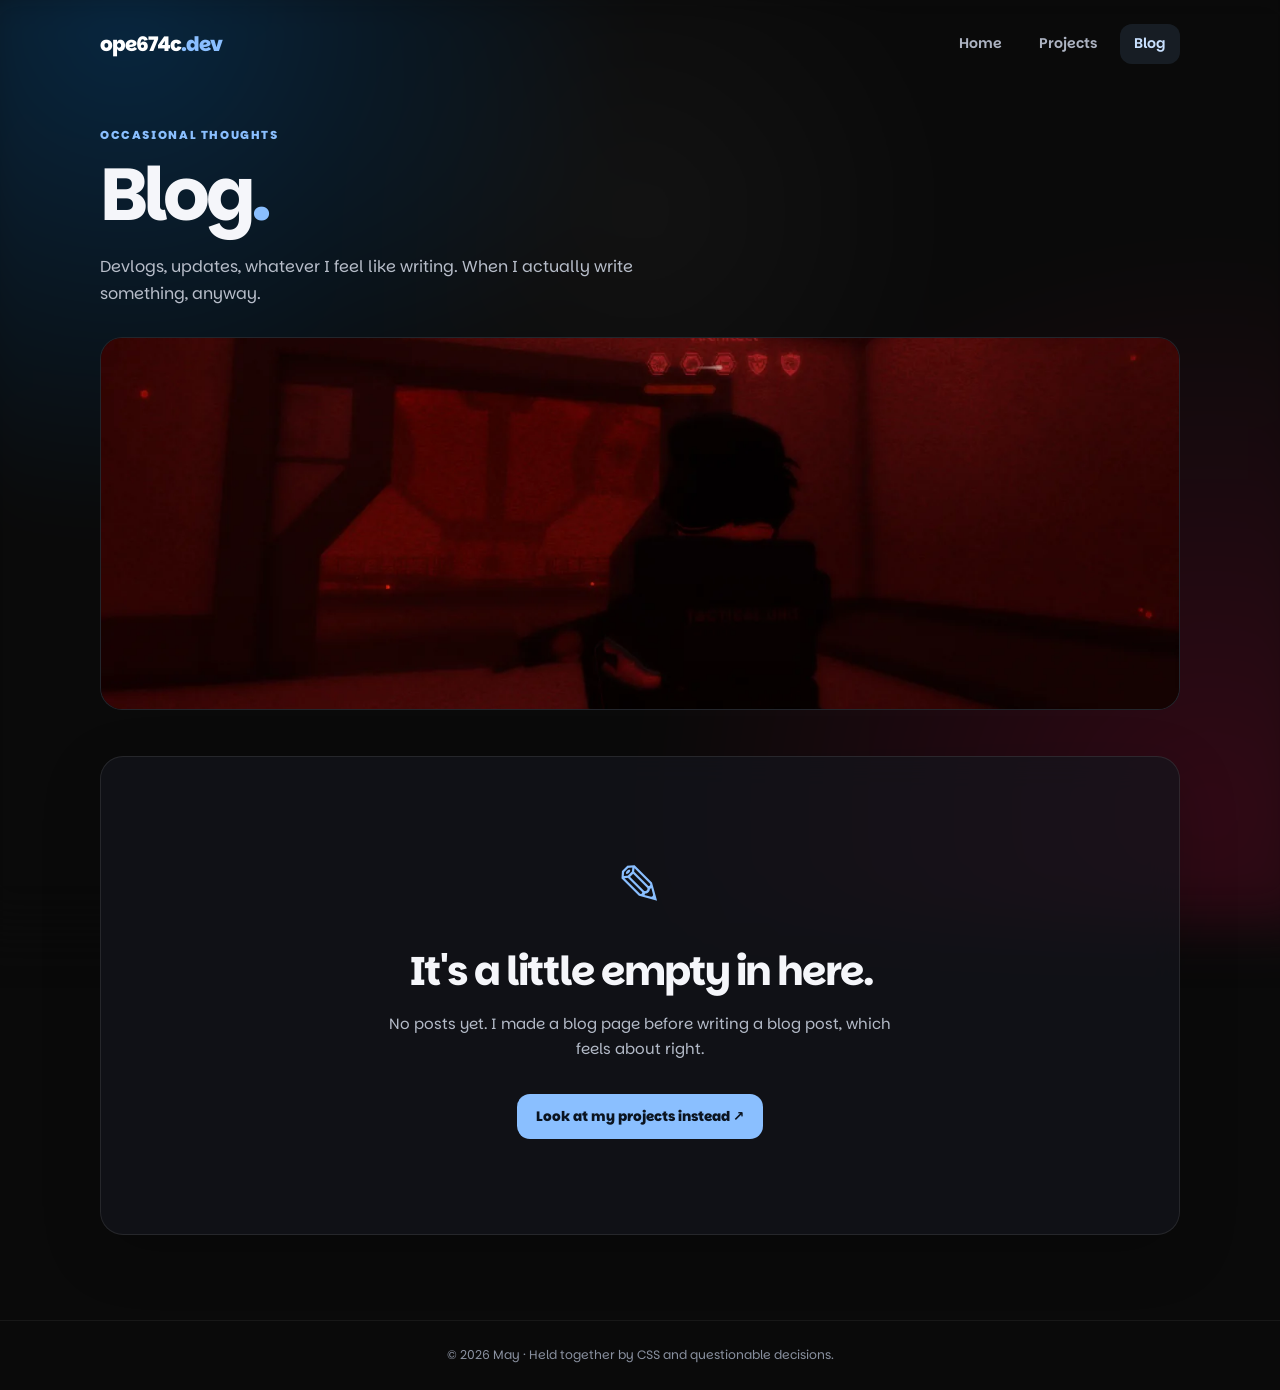
<file: blog.html>
<!doctype html><html lang="en"><head><meta charset="utf-8"><meta name="viewport" content="width=device-width,initial-scale=1"><meta name="theme-color" content="#0a0a0a"><meta name="description" content="May's corner of the internet: projects, music, games, and whatever else happens."><link rel="icon" href="/favicon.ico"><link rel="preconnect" href="https://fonts.googleapis.com"><link rel="preconnect" href="https://fonts.gstatic.com" crossorigin><link href="https://fonts.googleapis.com/css2?family=Parkinsans:wght@400;500;600;700;800&display=swap" rel="stylesheet"><link rel="stylesheet" href="/assets/main.css"><script src="/assets/script.js" defer></script><title>Blog | ope674c.dev</title></head><body data-page="blog"><div class="background" aria-hidden="true"></div><header class="navbar"><a class="logo" href="/">ope674c<span>.dev</span></a><button class="menu-btn" id="menuBtn" aria-expanded="false" aria-controls="navMenu">☰</button><nav id="navMenu"><a href="/" data-nav="home">Home</a><a href="/projects" data-nav="projects">Projects</a><a href="/blog" data-nav="blog">Blog</a></nav></header><main class="page"><section class="page-heading"><span class="eyebrow">occasional thoughts</span><h1>Blog<span class="period">.</span></h1><p>Devlogs, updates, whatever I feel like writing. When I actually write something, anyway.</p></section><figure class="image-divider image-divider-blog"><img src="/assets/projects/qserf-gameplay.webp" alt="QSERF scene in red emergency lighting" loading="lazy" decoding="async"></figure><section class="panel empty-state"><div class="empty-icon">✎</div><h2>It's a little empty in here.</h2><p>No posts yet. I made a blog page before writing a blog post, which feels about right.</p><a class="button" href="/projects">Look at my projects instead ↗</a></section></main><footer>© <span id="year">2026</span> May · Held together by CSS and questionable decisions.</footer></body></html>
</file>
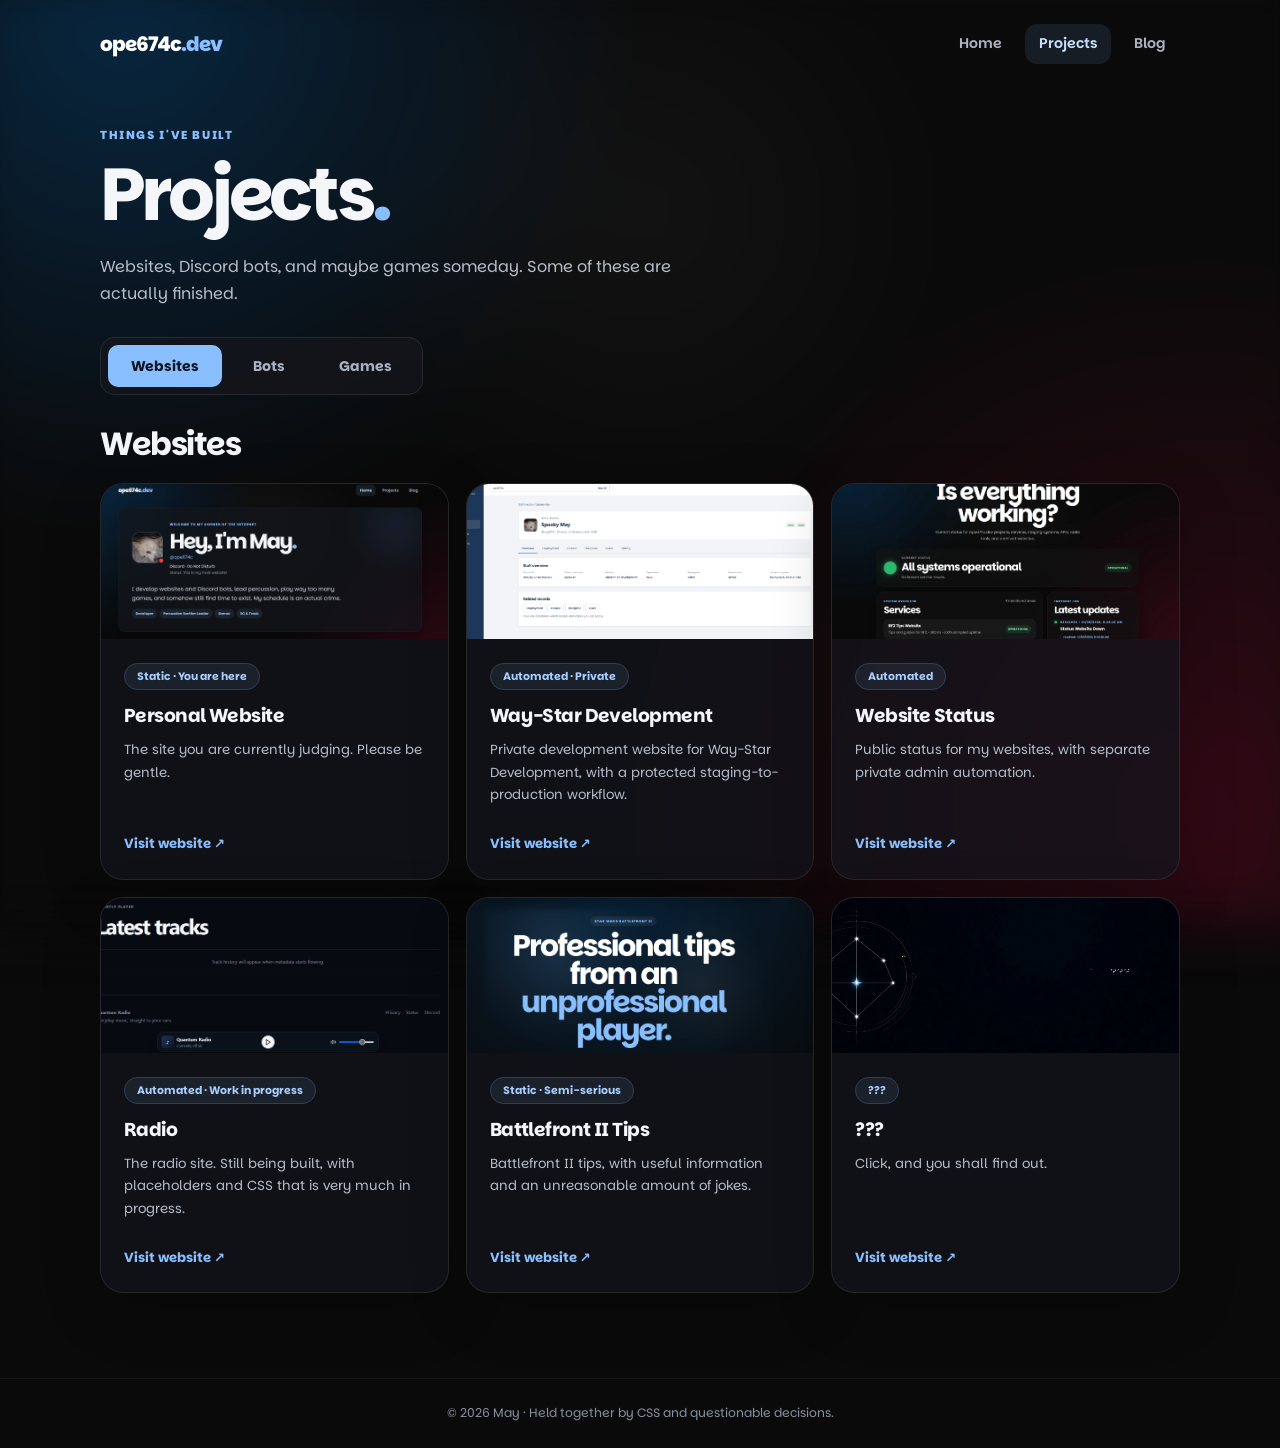
<file: projects.html>
<!DOCTYPE html>
<html lang="en"><head><meta charset="utf-8"/><meta content="width=device-width,initial-scale=1" name="viewport"/><meta content="#0a0a0a" name="theme-color"/><meta content="May's corner of the internet: projects, music, games, and whatever else happens." name="description"/><link href="/favicon.ico" rel="icon"/><link href="https://fonts.googleapis.com" rel="preconnect"/><link crossorigin="" href="https://fonts.gstatic.com" rel="preconnect"/><link href="https://fonts.googleapis.com/css2?family=Parkinsans:wght@400;500;600;700;800&amp;display=swap" rel="stylesheet"/><link href="/assets/main.css" rel="stylesheet"/><script defer="" src="/assets/script.js"></script><title>Projects | ope674c.dev</title></head><body data-page="projects"><div aria-hidden="true" class="background"></div><header class="navbar"><a class="logo" href="/">ope674c<span>.dev</span></a><button aria-controls="navMenu" aria-expanded="false" class="menu-btn" id="menuBtn">☰</button><nav id="navMenu"><a data-nav="home" href="/">Home</a><a data-nav="projects" href="/projects">Projects</a><a data-nav="blog" href="/blog">Blog</a></nav></header><main class="page"><section class="page-heading"><span class="eyebrow">things i've built</span><h1>Projects<span class="period">.</span></h1><p>Websites, Discord bots, and maybe games someday. Some of these are actually finished.</p></section><div aria-label="Project categories" class="tabs" role="tablist"><button aria-controls="websites" aria-selected="true" class="tab active" data-tab="websites" role="tab" type="button">Websites</button><button aria-controls="bots" aria-selected="false" class="tab" data-tab="bots" role="tab" type="button">Bots</button><button aria-controls="games" aria-selected="false" class="tab" data-tab="games" role="tab" type="button">Games</button></div><section class="tab-content" id="websites" role="tabpanel"><div class="section-heading"><h2>Websites</h2></div><div class="projects-grid"><article class="project panel"><div class="project-preview project-preview-image"><img alt="Screenshot of ope674c.dev homepage" decoding="async" loading="lazy" src="/assets/projects/personal-website.png"/></div><div class="project-body"><span class="project-tag">Static · You are here</span><h3>Personal Website</h3><p>The site you are currently judging. Please be gentle.</p><a href="https://ope674c.dev" rel="noopener noreferrer" target="_blank">Visit website ↗</a></div></article><article class="project panel"><div class="project-preview project-preview-image"><img alt="Screenshot of May’s Way-Star Development staff record" decoding="async" loading="lazy" src="/assets/projects/way-star-development.png"/></div><div class="project-body"><span class="project-tag">Automated · Private</span><h3>Way-Star Development</h3><p>Private development website for Way-Star Development, with a protected staging-to-production workflow.</p><a href="https://wed.ope674c.dev" rel="noopener noreferrer" target="_blank">Visit website ↗</a></div></article><article class="project panel"><div class="project-preview project-preview-image"><img alt="Status monitoring website showing all systems operational and service checks" decoding="async" loading="lazy" src="/assets/projects/status-preview.webp"/></div><div class="project-body"><span class="project-tag">Automated</span><h3>Website Status</h3><p>Public status for my websites, with separate private admin automation.</p><a href="https://status.ope674c.dev" rel="noopener noreferrer" target="_blank">Visit website ↗</a></div></article><article class="project panel"><div class="project-preview project-preview-image"><img alt="Screenshot of Quantum Radio website" decoding="async" loading="lazy" src="/assets/projects/quantum-radio.png"/></div><div class="project-body"><span class="project-tag">Automated · Work in progress</span><h3>Radio</h3><p>The radio site. Still being built, with placeholders and CSS that is very much in progress.</p><a href="https://radio.ope674c.dev" rel="noopener noreferrer" target="_blank">Visit website ↗</a></div></article><article class="project panel"><div class="project-preview project-preview-image"><img alt="Screenshot of Battlefront II Tips website" decoding="async" loading="lazy" src="/assets/projects/battlefront-ii-tips.png"/></div><div class="project-body"><span class="project-tag">Static · Semi-serious</span><h3>Battlefront II Tips</h3><p>Battlefront II tips, with useful information and an unreasonable amount of jokes.</p><a href="https://bftips.ope674c.dev" rel="noopener noreferrer" target="_blank">Visit website ↗</a></div></article><article class="project panel"><div class="project-preview project-preview-image"><img alt="Screenshot of mystery website" decoding="async" loading="lazy" src="/assets/projects/mystery-website.png"/></div><div class="project-body"><span class="project-tag">???</span><h3>???</h3><p>Click, and you shall find out.</p><a href="https://notsuspicouslink.ope674c.dev" rel="noopener noreferrer" target="_blank">Visit website ↗</a></div></article></div></section><section class="tab-content" hidden="" id="bots" role="tabpanel"><div class="section-heading"><h2>Discord bots</h2></div><p class="tab-description">Most of my bots are private. Public moderation or music bots might happen someday, but nothing's planned.</p><div class="projects-grid"><article class="project panel"><div class="project-body"><span class="project-tag">Private bot</span><h3>Googland Bot</h3><p>Raid participation, hosting, merits, and points automation.</p><a href="https://discord.gg/JJatP89pBS" rel="noopener noreferrer" target="_blank">Community ↗</a></div></article><article class="project panel"><div class="project-body"><span class="project-tag">Private bot</span><h3>Evil Bot</h3><p>Music, supplementary moderation, points, and other tools for Wes Evil Incorporated.</p><a href="https://discord.gg/gBdqvzXMNW" rel="noopener noreferrer" target="_blank">Community ↗</a></div></article><article class="project panel"><div class="project-body"><span class="project-tag">Internal · Private</span><h3>Way-Star Development Bot</h3><p>Connected to the Way-Star Development website. Nothing more can be said.</p><span class="muted">Internal project</span></div></article></div></section><section class="tab-content" hidden="" id="games" role="tabpanel"><div class="panel empty-state"><div class="empty-icon">🎮</div><h2>Nothing here. Yet.</h2><p>Hey! I'm not doing games right now, maybe in the future!</p></div></section></main><footer>© <span id="year">2026</span> May · Held together by CSS and questionable decisions.</footer></body></html>
</file>
<file: assets/main.css>
*{box-sizing:border-box}html{scroll-behavior:smooth}body{margin:0;background:#0a0a0a;color:#f5f6fa;font:15px/1.7 Parkinsans,system-ui,sans-serif;min-height:100vh;overflow-x:hidden}a{color:#8abfff;text-decoration:none}a:hover{color:#bddaff}.background{position:fixed;inset:0;z-index:-1;background:radial-gradient(circle at 12% 5%,rgba(0,140,255,.22),transparent 34%),radial-gradient(circle at 92% 88%,rgba(255,0,80,.16),transparent 38%),radial-gradient(circle at 50% 25%,rgba(255,255,255,.035),transparent 32%),#0a0a0a;filter:blur(24px);transform:scale(1.06);pointer-events:none}.navbar{width:min(1080px,calc(100% - 36px));margin:0 auto;display:flex;align-items:center;justify-content:space-between;padding:24px 0;gap:20px}.logo{font-size:1.25rem;font-weight:800;color:#fff;letter-spacing:-.045em}.logo span,.period{color:#8abfff}.navbar nav{display:flex;align-items:center;gap:9px}.navbar nav a{padding:8px 14px;border-radius:12px;color:#adb3c2;font-weight:600;font-size:.88rem}.navbar nav a:hover,.navbar nav a.active{background:rgba(138,191,255,.11);color:#c9e1ff}.menu-btn{display:none}.page{width:min(1080px,calc(100% - 36px));margin:18px auto 85px}.panel{background:rgba(20,22,28,.72);border:1px solid rgba(255,255,255,.09);box-shadow:0 18px 60px rgba(0,0,0,.2);backdrop-filter:blur(15px);border-radius:23px}.profile{padding:clamp(24px,5vw,48px);position:relative;overflow:hidden}.profile:after{content:'';position:absolute;right:-100px;top:-130px;width:380px;height:380px;border-radius:50%;background:radial-gradient(circle,rgba(67,119,203,.12),transparent 70%);pointer-events:none}.profile-top{display:flex;align-items:center;gap:24px}.avatar-wrap{position:relative;flex:0 0 110px}.avatar-wrap img{width:110px;height:110px;object-fit:cover;border-radius:28px;background:#202631;border:2px solid rgba(138,191,255,.25)}.presence-dot{position:absolute;right:-5px;bottom:5px;width:23px;height:23px;border-radius:50%;border:4px solid #151821;background:#6b7280}.presence-dot.online{background:#23a55a}.presence-dot.idle{background:#f0b232}.presence-dot.dnd{background:#f23f43}.presence-dot.offline,.presence-dot.unknown{background:#6b7280}.eyebrow,.kicker{display:block;font-size:.72rem;font-weight:800;text-transform:uppercase;letter-spacing:.14em;color:#8abfff}.profile h1,.page-heading h1{font-size:clamp(2.5rem,6vw,4.6rem);line-height:1.12;letter-spacing:-.065em;margin:9px 0 2px}.handle{margin:0;color:#8abfff;font-size:.96rem}.presence-label{font-size:.86rem;margin:8px 0 0;color:#e0e4eb}.activity{font-size:.8rem;color:#9ca3af;margin:0}.intro{font-size:clamp(1rem,2.3vw,1.22rem);color:#d4d8e2;max-width:780px;margin:30px 0 22px}.chips{display:flex;flex-wrap:wrap;gap:9px}.chips span,.project-tag{border:1px solid rgba(138,191,255,.18);background:rgba(138,191,255,.09);color:#a8ceff;border-radius:30px;padding:5px 12px;font-size:.75rem;font-weight:700}.section{margin-top:56px}.section-heading{display:flex;align-items:end;justify-content:space-between;gap:16px;margin-bottom:19px}.section-heading h2{font-size:clamp(1.5rem,3vw,2rem);letter-spacing:-.045em;line-height:1.2;margin:5px 0 0}.small-note,.muted{color:#9ba3b3;font-size:.8rem}.time-grid,.two-col{display:grid;grid-template-columns:repeat(2,minmax(0,1fr));gap:16px}.time-card{padding:25px;display:flex;flex-direction:column;gap:7px}.time-card strong{font-size:clamp(1.3rem,3vw,2rem);letter-spacing:-.035em;line-height:1.2}.timezone-panel{padding:25px;margin-top:16px;display:grid;grid-template-columns:1fr 240px;gap:20px}.timezone-panel h3{margin:0 0 4px}.timezone-panel p{color:#aeb4c0;margin:0;font-size:.86rem}.tz-controls{display:flex;flex-direction:column;gap:7px}.tz-controls label{font-size:.78rem;color:#aeb4c0}.tz-controls select{width:100%;padding:12px;border-radius:11px;background:#1b222e;color:white;border:1px solid rgba(255,255,255,.16);font:inherit;font-size:.84rem}.comparison{grid-column:1/-1;display:flex;gap:12px;flex-wrap:wrap;padding-top:16px;border-top:1px solid rgba(255,255,255,.08)}.comparison span{font-size:.82rem;color:#9ba3b3}.comparison strong{color:#fff;margin-left:5px}.comparison .blue{color:#8abfff}.prose{padding:28px}.prose p{color:#c4c9d3;line-height:1.85;margin:0 0 13px}.prose p:last-child{margin-bottom:0}.list-panel{padding:26px}.list-panel h3{margin:0 0 16px;font-size:1.13rem}.role{padding:12px 0;border-top:1px solid rgba(255,255,255,.07);display:flex;flex-direction:column;gap:2px}.role strong{font-size:.92rem}.role span{font-size:.8rem;color:#a3aab7}.interests{display:grid;grid-template-columns:repeat(4,minmax(0,1fr));gap:14px}.interest{padding:22px}.interest-icon{font-size:1.65rem;color:#8abfff}.interest h3{margin:12px 0 7px;font-size:1rem}.interest p{font-size:.81rem;color:#b3bac7;margin:0}.social-grid{display:grid;grid-template-columns:repeat(4,minmax(0,1fr));gap:14px}.social-card{padding:19px;display:flex;flex-direction:column;gap:5px;transition:transform .2s,border-color .2s}.social-card:hover,.project:hover{transform:translateY(-3px);border-color:rgba(138,191,255,.3)}.social-card strong{color:#f5f6fa}.social-card small{color:#9ba3b3;overflow-wrap:anywhere}.ssn{margin-top:14px;padding:18px 22px;display:flex;justify-content:space-between;gap:12px}.ssn span{color:#aeb4c0}.friend-grid{display:grid;grid-template-columns:repeat(3,minmax(0,1fr));gap:15px}.friend{padding:20px;display:flex;align-items:flex-start;gap:12px;min-width:0}.friend-avatar{width:49px;height:49px;border-radius:14px;object-fit:cover;background:#242936;flex-shrink:0}.friend>div{min-width:0}.friend h3{margin:0 0 4px;font-size:.95rem;overflow-wrap:anywhere}.friend p{font-size:.8rem;color:#c5c9d3;margin:0 0 12px}.friend a,.friend .muted{font-size:.77rem;overflow-wrap:anywhere}.screenshot{display:block;margin-top:14px}.screenshot img{display:block;width:100%;height:100px;object-fit:cover;object-position:top left;border-radius:9px;border:1px solid rgba(255,255,255,.1);background:#000}.screenshot span{display:block;font-size:.7rem;color:#a8b2c4;margin-top:6px}.bottom-cta{margin-top:55px;padding:28px;display:flex;align-items:center;justify-content:space-between;gap:15px}.bottom-cta h2{margin:5px 0 0}.button{display:inline-block;background:#8abfff;color:#0b1420;border-radius:13px;padding:11px 19px;font-size:.85rem;font-weight:800;white-space:nowrap}.button:hover{background:#c2ddff;color:#07111c}footer{text-align:center;padding:24px;color:#89909f;font-size:.77rem;border-top:1px solid rgba(255,255,255,.06)}.page-heading{margin:38px 0 30px}.page-heading p{max-width:620px;color:#b7bdc9;font-size:1rem}.tabs{display:flex;gap:8px;padding:7px;width:fit-content;background:rgba(20,22,28,.8);border:1px solid rgba(255,255,255,.09);border-radius:15px;margin-bottom:25px}.tab{border:0;background:transparent;color:#aab2c2;font:700 .88rem Parkinsans,sans-serif;padding:11px 23px;border-radius:10px;cursor:pointer}.tab:hover{color:#fff}.tab.active{color:#0b1420;background:#8abfff}.tab-content[hidden]{display:none}.projects-grid{display:grid;grid-template-columns:repeat(3,minmax(0,1fr));gap:17px}.project{overflow:hidden;transition:transform .2s,border-color .2s}.project-preview{height:155px;position:relative;background:linear-gradient(135deg,#202c44,#141b2c 55%,#321d32);display:flex;align-items:end;padding:20px;overflow:hidden}.preview-brand{font-size:1.2rem;font-weight:800;position:relative;z-index:1;letter-spacing:-.05em}.preview-decoration{position:absolute;right:-15px;top:-85px;font-size:220px;color:rgba(138,191,255,.09);line-height:1}.project-body{padding:23px}.project-body .project-tag{font-size:.68rem}.project-body h3{font-size:1.17rem;letter-spacing:-.03em;margin:13px 0 7px}.project-body p{font-size:.83rem;color:#b5bdc9;min-height:74px;margin:0 0 17px}.project-body a{font-size:.83rem;font-weight:700}.tab-description{color:#b5bdc9;margin:0 0 20px}.empty-state{text-align:center;padding:clamp(42px,8vw,95px) 20px;margin-top:22px}.empty-icon{font-size:3.5rem;color:#8abfff;line-height:1.2}.empty-state h2{font-size:clamp(1.7rem,4vw,2.5rem);letter-spacing:-.05em;margin:18px 0 6px}.empty-state p{color:#b3bac7;max-width:520px;margin:0 auto 25px}.empty-state .button{margin-top:7px}@media(max-width:900px){.interests,.social-grid{grid-template-columns:repeat(2,minmax(0,1fr))}.friend-grid,.projects-grid{grid-template-columns:repeat(2,minmax(0,1fr))}}@media(max-width:650px){.navbar{padding:18px 0}.menu-btn{display:block;background:#1b202b;color:white;border:1px solid rgba(255,255,255,.13);border-radius:10px;padding:6px 12px;font-size:1.4rem}.navbar nav{display:none;position:absolute;top:68px;left:18px;right:18px;z-index:5;background:#161b25;border:1px solid rgba(255,255,255,.14);border-radius:14px;padding:10px;flex-direction:column;align-items:stretch}.navbar nav.show{display:flex}.page{margin-top:9px}.profile-top{align-items:flex-start;gap:14px}.avatar-wrap{flex-basis:72px}.avatar-wrap img{width:72px;height:72px;border-radius:18px}.presence-dot{width:19px;height:19px;border-width:3px}.profile h1{font-size:2.2rem}.intro{margin-top:20px}.time-grid,.two-col,.timezone-panel,.friend-grid,.projects-grid{grid-template-columns:1fr}.timezone-panel .comparison{grid-column:1}.interests,.social-grid{grid-template-columns:repeat(2,minmax(0,1fr))}.section{margin-top:42px}.section-heading{align-items:start;flex-direction:column;gap:5px}.bottom-cta{align-items:flex-start;flex-direction:column}.ssn{flex-direction:column}.friend{min-height:0}}@media(max-width:380px){.interests,.social-grid{grid-template-columns:1fr}.profile h1{font-size:1.8rem}.tabs{width:100%}.tab{flex:1;padding:10px}}@media(prefers-reduced-motion:reduce){html{scroll-behavior:auto}*,*:before,*:after{transition:none!important;animation:none!important}}
/* Real project screenshots: preserve their original framing without cropping. */
.project-preview-image{padding:0;background:#0b0e15;align-items:center;justify-content:center}
.project-preview-image img{display:block;width:100%;height:100%;object-fit:contain;object-position:center}

/* Social links: compact brand-logo layout */
.social-grid{grid-template-columns:repeat(3,minmax(0,1fr));gap:12px}
.social-card{display:flex;flex-direction:row;align-items:center;gap:12px;min-width:0;padding:13px 15px}
.social-icon{width:40px;height:40px;flex:0 0 40px;display:grid;place-items:center;border-radius:11px;background:#181e28;position:relative}
.social-icon::after{content:"";display:block;width:23px;height:23px;background:var(--brand-color,#fff);-webkit-mask-image:var(--brand-icon);mask-image:var(--brand-icon);-webkit-mask-size:contain;mask-size:contain;-webkit-mask-position:center;mask-position:center;-webkit-mask-repeat:no-repeat;mask-repeat:no-repeat}
.social-icon img{display:none}
.social-copy{display:flex;flex-direction:column;min-width:0;line-height:1.35;gap:4px}
.social-copy strong{font-size:.9rem;white-space:nowrap}
.social-copy small{font-size:.75rem;overflow-wrap:anywhere}
.social-arrow{font-size:.85rem;color:#9ba3b3}
@media(max-width:900px){.social-grid{grid-template-columns:repeat(2,minmax(0,1fr))}}
@media(max-width:520px){.social-grid{grid-template-columns:1fr}}

/* Live homepage cards and responsive polish */
.live-grid{display:grid;grid-template-columns:repeat(2,minmax(0,1fr));gap:16px}.live-card{display:block;padding:22px;min-width:0;transition:transform .22s ease,border-color .22s ease,box-shadow .22s ease}.live-card:hover{transform:translateY(-3px);border-color:rgba(138,191,255,.38);box-shadow:0 14px 34px rgba(0,0,0,.15)}.live-card-head{display:flex;align-items:center;gap:10px;font-size:.86rem}.live-icon{display:grid;place-items:center;width:32px;height:32px;border-radius:11px;background:rgba(138,191,255,.12);color:#9ac4ff}.live-arrow,.live-pill{margin-left:auto;color:#a6b9d9}.live-pill{font-size:.7rem;border:1px solid rgba(138,191,255,.2);border-radius:30px;padding:3px 9px}.live-value{font-size:1.04rem;font-weight:750;margin:16px 0 5px;color:#f4f7ff;overflow-wrap:anywhere}.live-subtitle{font-size:.77rem;color:#a9b2c3;line-height:1.5}.live-status[data-state="operational"] .live-value{color:#8de1ae}.live-status[data-state="outage"] .live-value{color:#ff9898}.live-status[data-state="partial"] .live-value{color:#ffd38d}.live-activity-body{display:flex;align-items:center;gap:13px;margin-top:12px}.live-activity-body .live-value{margin:0 0 5px}.live-activity-text{min-width:0}.live-art{width:54px;height:54px;border-radius:12px;object-fit:cover;flex:none;background:#242b38}.is-loading{color:#aab8cf;animation:livePulse 1.6s ease-in-out infinite}@keyframes livePulse{50%{opacity:.48}}.friend,.interest,.social-card{transition:transform .2s ease,border-color .2s ease,box-shadow .2s ease}.friend:hover,.interest:hover{transform:translateY(-2px);border-color:rgba(138,191,255,.28)}:focus-visible{outline:3px solid #a8caff;outline-offset:4px}.friend-avatar{transition:opacity .2s ease}.friend-avatar[data-loading="true"]{opacity:.55}@media(max-width:650px){.live-grid{grid-template-columns:1fr}.live-card{padding:19px}.live-section{margin-top:32px}.profile{padding:20px}.friend{padding:17px}.page{padding-left:16px;padding-right:16px}}@media(prefers-reduced-motion:reduce){.is-loading{animation:none}.live-card:hover,.friend:hover,.interest:hover{transform:none}}

/* Friend cards: equal height, clean composition and bounded screenshot. */
.friend-grid{align-items:stretch;grid-auto-rows:1fr}
.friend-card{display:grid;grid-template-columns:52px minmax(0,1fr);align-content:start;gap:13px;position:relative;isolation:isolate;min-width:0;min-height:210px;padding:22px;overflow:hidden;border-color:rgba(154,177,226,.13);background:linear-gradient(155deg,rgba(25,29,40,.92),rgba(17,18,24,.82));transition:transform .25s ease,border-color .25s ease,box-shadow .25s ease}
.friend-card::before{content:"";position:absolute;inset:0 0 auto;height:2px;background:linear-gradient(90deg,transparent,rgba(138,191,255,.6),rgba(244,128,182,.4),transparent);opacity:0;transition:opacity .25s ease;pointer-events:none}
.friend-card:hover{transform:translateY(-5px);border-color:rgba(138,191,255,.38);box-shadow:0 22px 42px rgba(0,0,0,.3),0 0 30px rgba(100,140,255,.07)}
.friend-card:hover::before{opacity:1}
.friend-card>.friend-avatar{width:52px;height:52px;max-width:52px;max-height:52px;min-width:52px;display:block;object-fit:cover;border-radius:16px;border:1px solid rgba(255,255,255,.15);box-shadow:0 5px 16px rgba(0,0,0,.2)}
.friend-card>div{min-width:0;max-width:100%;overflow:hidden}
.friend-card h3{margin:1px 0 6px;font-size:.95rem;line-height:1.35;overflow-wrap:anywhere}
.friend-card p{margin:0 0 13px;line-height:1.6}
.friend-card a:not(.friend-screenshot){display:inline-block;font-weight:650;transition:color .2s ease,transform .2s ease}
.friend-card a:not(.friend-screenshot):hover{transform:translateX(2px)}
.friend-card .friend-screenshot{display:block;width:100%;max-width:100%;min-width:0;margin-top:14px;overflow:hidden;text-decoration:none}
.friend-card .friend-screenshot img{display:block;width:100%;max-width:100%;height:112px;max-height:112px;object-fit:cover;object-position:top center;border-radius:12px;border:1px solid rgba(255,255,255,.13);transition:filter .2s ease,transform .25s ease}
.friend-card .friend-screenshot:hover img{filter:brightness(1.15);transform:scale(1.015)}
.friend-card .friend-screenshot span{display:block;margin-top:7px;font-size:.7rem;line-height:1.5;overflow-wrap:anywhere}
@media(max-width:900px){.friend-grid{grid-auto-rows:auto}.friend-card{min-height:200px}}
@media(max-width:650px){.friend-card{padding:18px;min-height:0}.friend-card .friend-screenshot img{height:130px;max-height:130px}}
@media(prefers-reduced-motion:reduce){.friend-card:hover,.friend-card a:not(.friend-screenshot):hover,.friend-card .friend-screenshot:hover img{transform:none}}

/* Friends section: compact profile cards, banners and accessible dialogs */
.friend-grid{display:grid;grid-template-columns:repeat(3,minmax(0,1fr));gap:16px;align-items:stretch;grid-auto-rows:auto}
.friend-card{--friend-hue:210;display:flex;flex-direction:column;padding:0;min-height:0;overflow:hidden;isolation:isolate;border-radius:22px;background:linear-gradient(160deg,rgba(26,29,39,.96),rgba(15,17,24,.94));border:1px solid rgba(165,184,225,.15);transition:transform .25s,border-color .25s,box-shadow .25s}
.friend-card:hover,.friend-card:focus-within{transform:translateY(-4px);border-color:rgba(138,191,255,.4);box-shadow:0 22px 48px rgba(0,0,0,.32),0 0 26px rgba(107,149,245,.09)}
.friend-card::before{display:none}.friend-banner,.friend-dialog-banner{height:93px;flex:none;background:linear-gradient(115deg,hsl(var(--friend-hue) 48% 23%),#242339 58%,#5c294a);background-position:center;background-size:cover;position:relative}
.friend-banner::after,.friend-dialog-banner::after{content:"";position:absolute;inset:0;background:linear-gradient(0deg,rgba(12,14,20,.34),transparent)}
.friend-body{padding:0 19px 18px;min-width:0;overflow:visible!important;max-width:none!important;display:flex;flex-direction:column;flex:1}
.friend-head{display:flex;align-items:end;gap:12px;margin-top:-27px;position:relative;min-width:0}
.friend-avatar-shell{width:72px;height:72px;padding:4px;border-radius:22px;background:#151821;flex:none;box-shadow:0 5px 16px rgba(0,0,0,.25)}
.friend-card .friend-avatar{display:block;width:64px;height:64px;max-width:none;max-height:none;min-width:0;object-fit:cover;border-radius:18px;border:0}
.friend-name{min-width:0;padding-bottom:6px}.friend-card .friend-name h3{font-size:.97rem;line-height:1.25;margin:0 0 3px;overflow-wrap:anywhere}.friend-caption{font-size:.68rem;color:#9aa7bc}
.friend-card .friend-description{margin:17px 0 16px;color:#cdd3df;font-size:.82rem;line-height:1.6;min-height:0}
.friend-actions{display:flex;flex-wrap:wrap;align-items:center;gap:7px;margin-top:auto;padding-top:12px;border-top:1px solid rgba(255,255,255,.09)}
.friend-card .friend-link,.friend-detail-btn{display:inline-flex;align-items:center;justify-content:center;padding:7px 9px;border-radius:10px;font:650 .73rem Parkinsans,system-ui,sans-serif;text-decoration:none;white-space:nowrap;cursor:pointer;border:1px solid rgba(138,191,255,.17);background:rgba(138,191,255,.07);color:#add0ff}
.friend-detail-btn{background:rgba(255,255,255,.04);color:#cbd4e5}.friend-card .friend-link:hover,.friend-detail-btn:hover{background:rgba(138,191,255,.16);transform:none!important}
.friend-attachment{width:100%;text-align:left;margin-top:13px;padding:10px 12px;border:1px dashed rgba(175,186,218,.24);border-radius:11px;background:rgba(255,255,255,.035);color:#c8d9f2;font:600 .72rem Parkinsans,system-ui;cursor:pointer}.friend-attachment:hover{background:rgba(138,191,255,.1)}.friend-note{margin-top:8px;color:#919bac;font-size:.68rem}
.friend-dialog,.friend-image-dialog{padding:0;border:1px solid rgba(156,181,231,.3);border-radius:23px;background:#131722;color:#f5f6fa;max-width:min(500px,calc(100vw - 30px));width:100%;box-shadow:0 24px 90px #000a;overflow:hidden}.friend-dialog::backdrop,.friend-image-dialog::backdrop{background:rgba(3,5,11,.83);backdrop-filter:blur(8px)}.friend-dialog-inner{position:relative}.friend-dialog-banner{height:145px}.friend-dialog-content{padding:0 24px 25px}.friend-dialog-avatar{width:90px;height:90px;object-fit:cover;border:5px solid #131722;border-radius:25px;margin-top:-46px;position:relative}.friend-dialog-content h2{margin:10px 0 8px;overflow-wrap:anywhere}.friend-dialog-content p{color:#c6cede}.friend-dialog-links{display:flex;gap:10px;flex-wrap:wrap}.friend-dialog-links a{padding:8px 13px;border-radius:11px;background:rgba(138,191,255,.1)}.friend-close{position:absolute;top:13px;right:13px;z-index:2;width:36px;height:36px;border-radius:11px;border:1px solid #ffffff30;background:#111827df;color:#fff;font-size:24px;cursor:pointer}.friend-image-dialog{max-width:min(1000px,calc(100vw - 24px));width:max-content;padding:14px;overflow:visible}.friend-image-dialog img{display:block;max-width:100%;max-height:85vh;object-fit:contain;border-radius:10px}
@media(max-width:900px){.friend-grid{grid-template-columns:repeat(2,minmax(0,1fr))}}@media(max-width:650px){.friend-grid{grid-template-columns:1fr}.friend-banner{height:105px}.friend-body{padding:0 18px 19px}.friend-dialog-content{padding:0 18px 22px}}
@media(prefers-reduced-motion:reduce){.friend-card:hover,.friend-card:focus-within{transform:none}}

/* Compact friend cards: preserve profile design, avoid empty stretched space. */
.friend-grid{align-items:start;grid-auto-rows:auto}
.friend-card{height:auto;align-self:start}
.friend-body{flex:0 0 auto}
.friend-actions{margin-top:0}



/* Wide cinematic image separators, not content cards. */
.image-divider{position:relative;margin:34px 0 46px;overflow:hidden;border-radius:22px;aspect-ratio:2.9/1;background:#0d1017;border:1px solid rgba(255,255,255,.09)}
.image-divider img{display:block;width:100%;height:100%;object-fit:cover;transition:transform .6s ease}
.image-divider:hover img{transform:scale(1.025)}
.image-divider::after{content:"";position:absolute;inset:30% 0 0;background:linear-gradient(transparent,rgba(0,0,0,.55));pointer-events:none}
.image-divider figcaption{position:absolute;z-index:1;bottom:16px;left:22px;color:#f2f5ff;font-size:.78rem;font-weight:600;letter-spacing:.025em;text-shadow:0 1px 8px #000}
.project-preview-image img{width:100%;height:100%;object-fit:cover;display:block}
@media(max-width:650px){.image-divider{aspect-ratio:1.7/1;margin:24px 0 34px;border-radius:16px}.image-divider figcaption{left:14px;bottom:12px}}
@media(prefers-reduced-motion:reduce){.image-divider img{transition:none}.image-divider:hover img{transform:none}}

/* Cinematic images are standalone separators, not content cards. */
.image-divider figcaption{display:none!important}
.image-divider::after{display:none}
.image-divider-blog{margin-top:0}
.image-divider-404{margin:24px auto 8px;max-width:100%;aspect-ratio:2.5/1}
.image-divider-404 img{object-position:top left}
@media(max-width:650px){.image-divider-404{aspect-ratio:1.35/1}}
</file>
